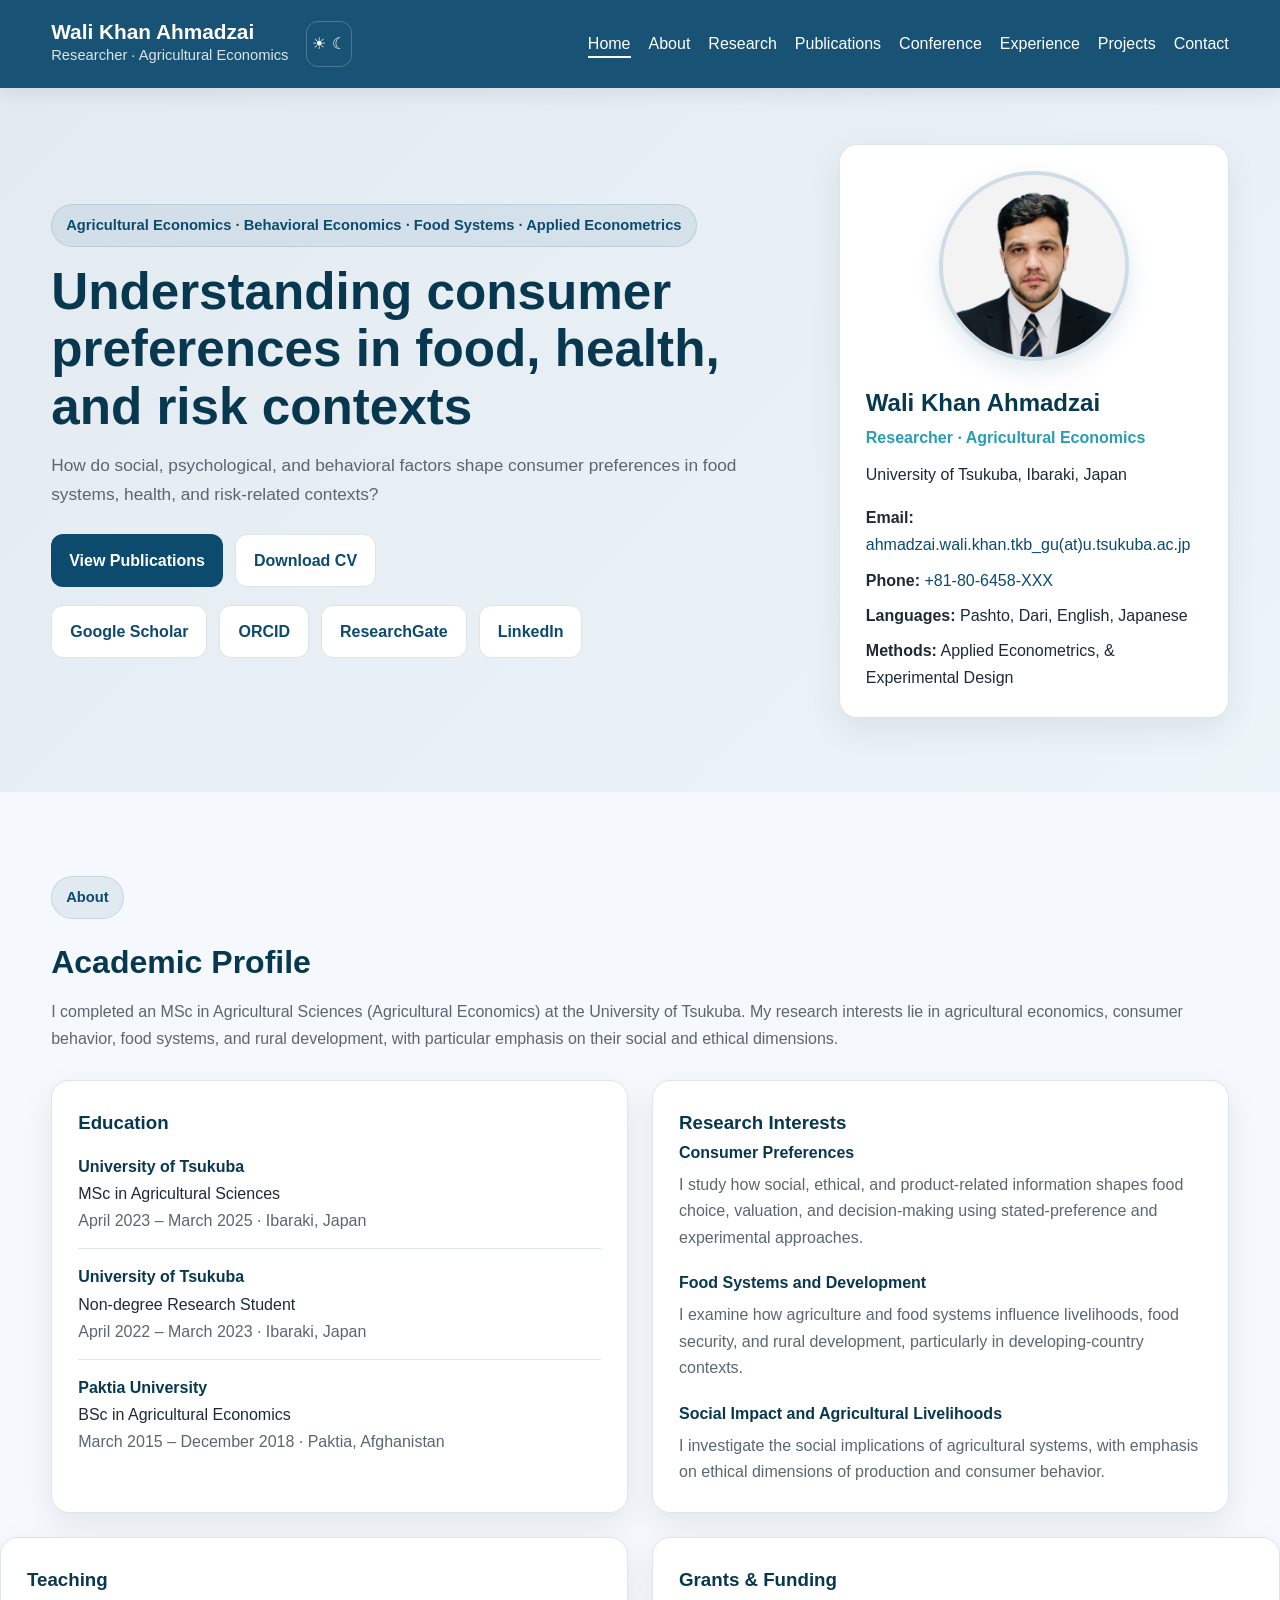
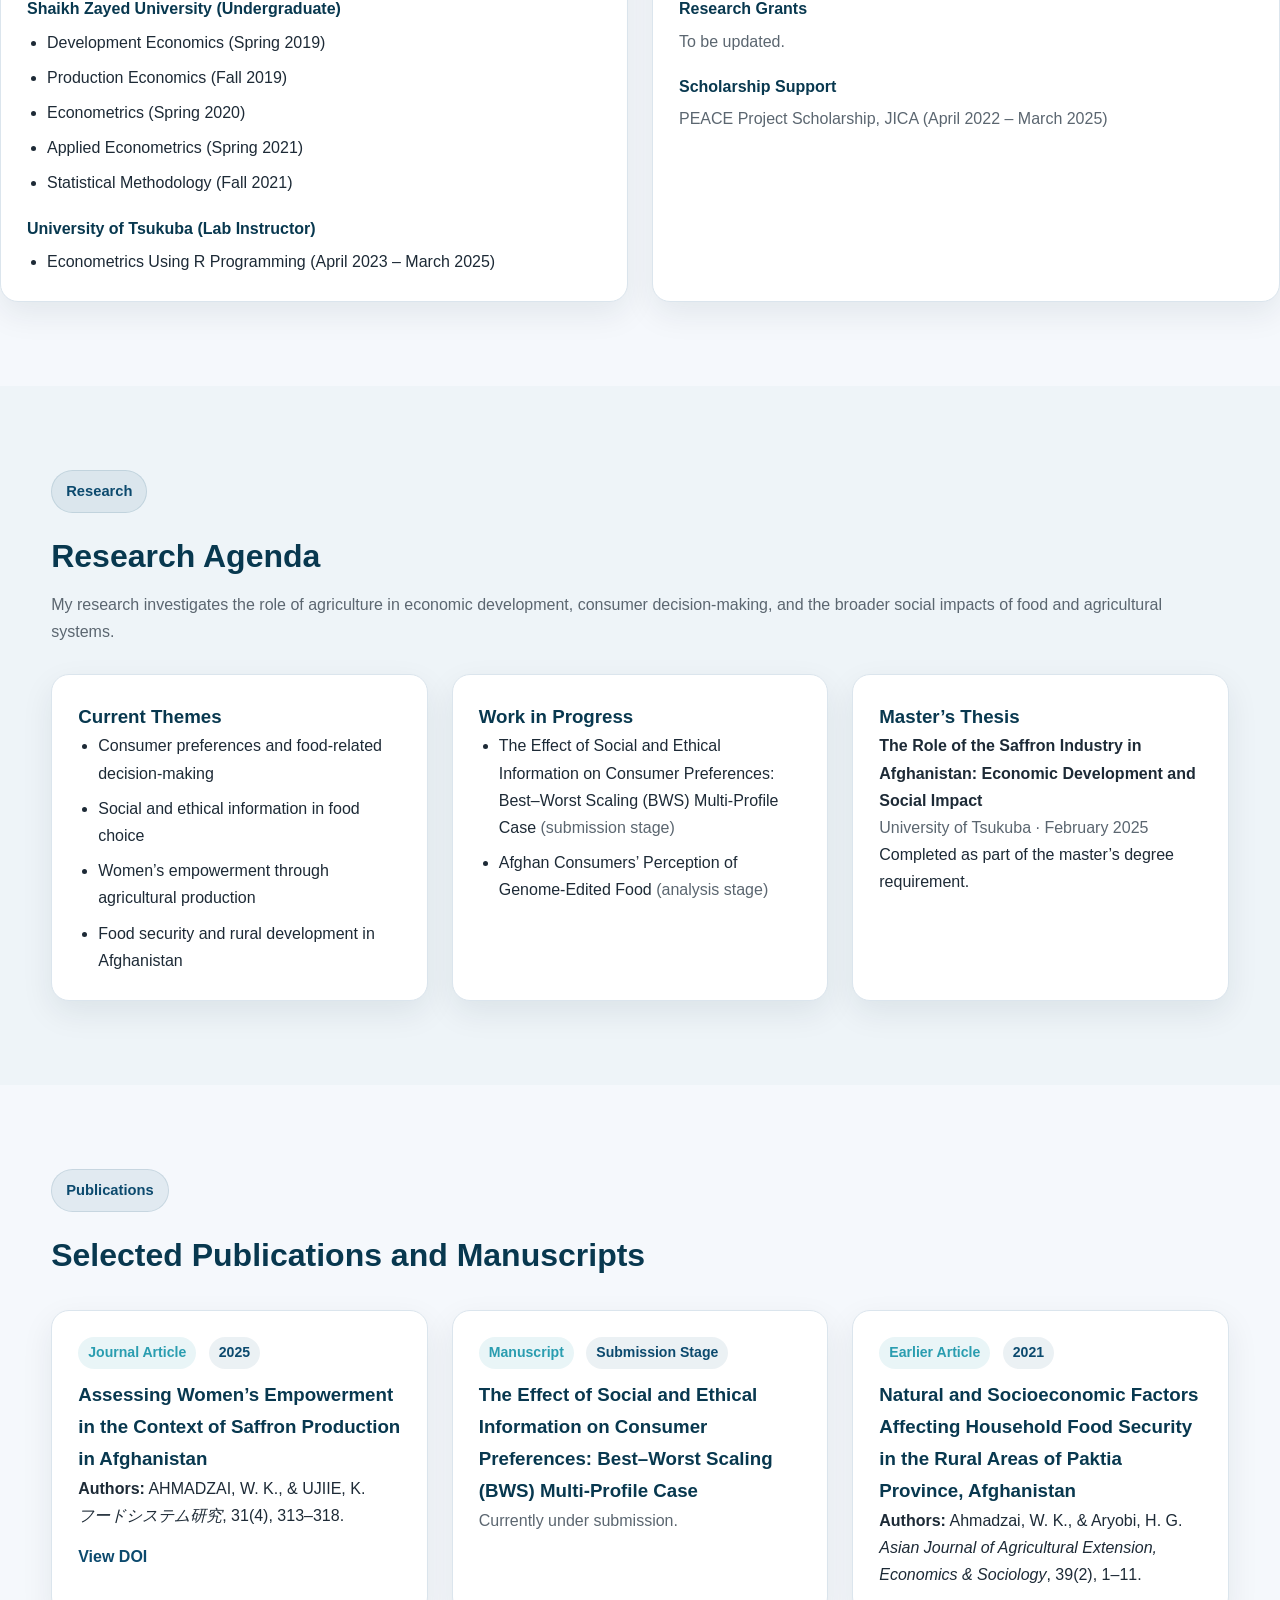
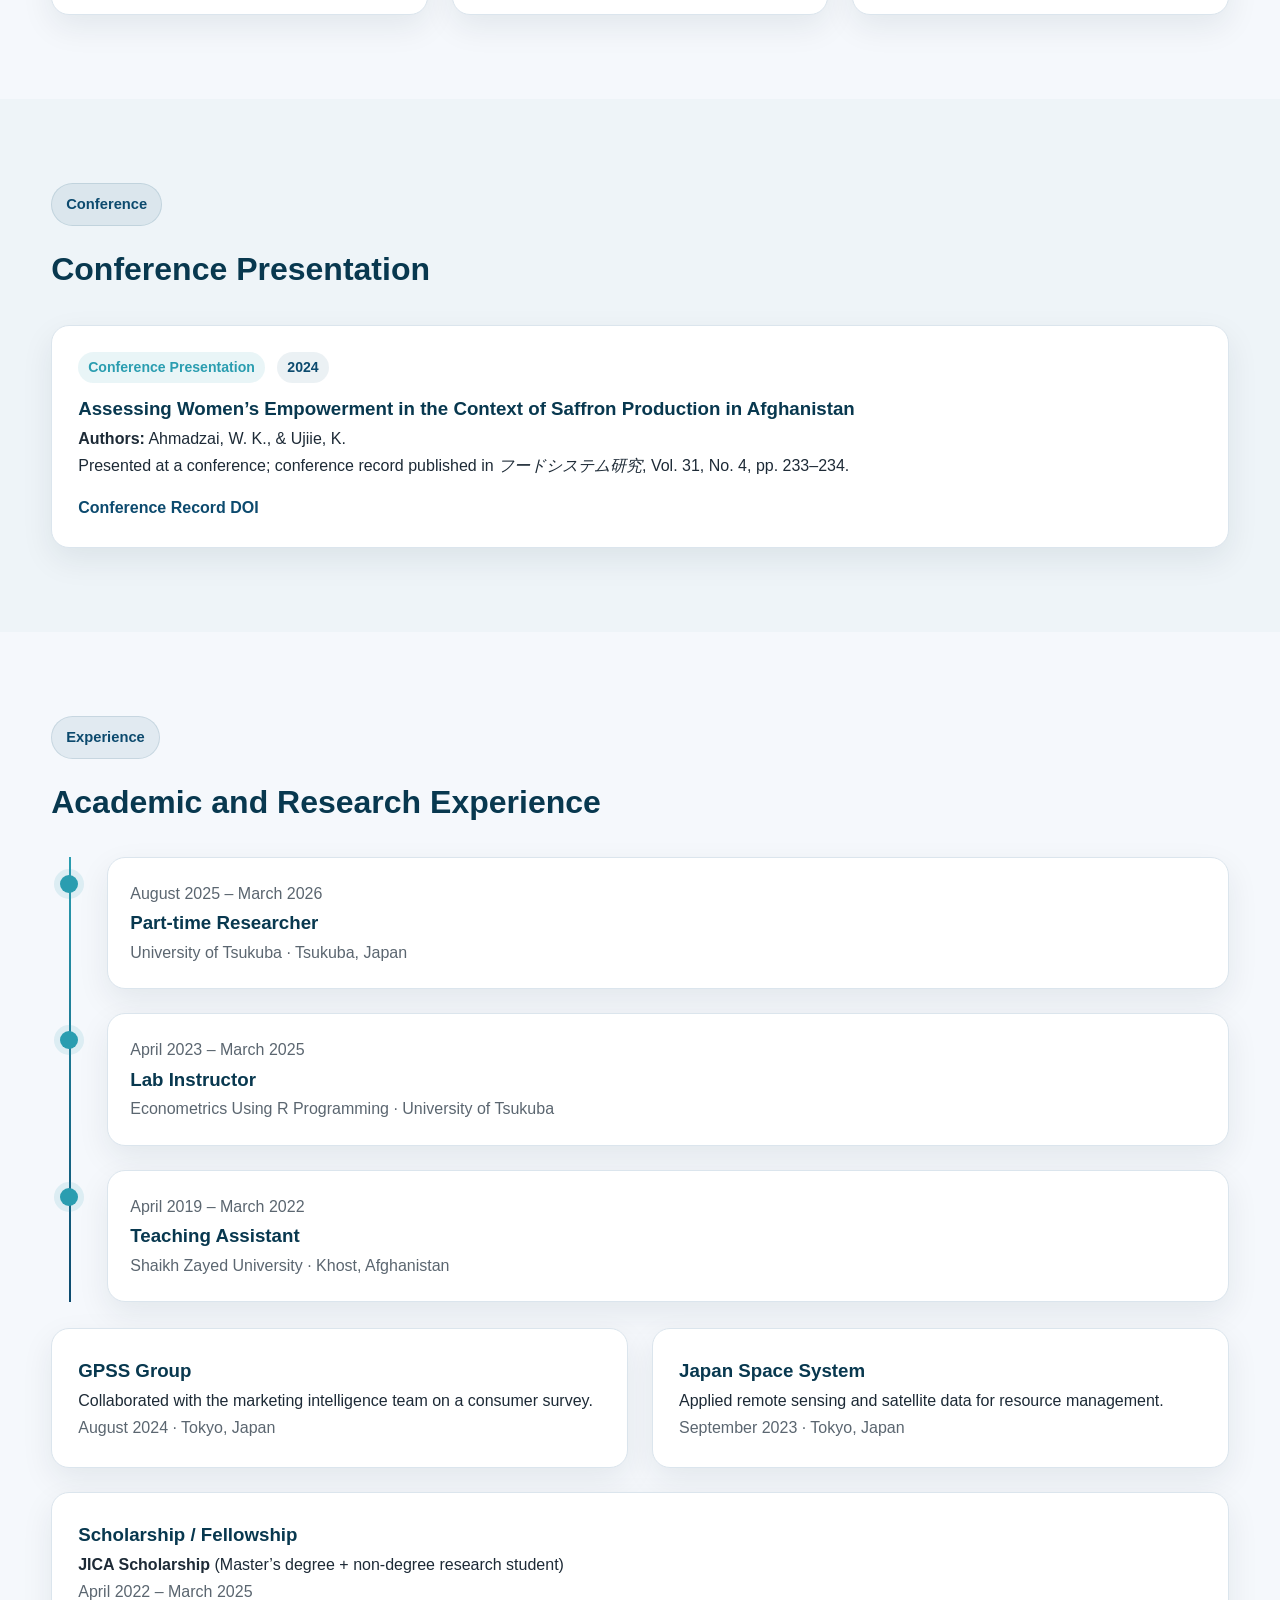
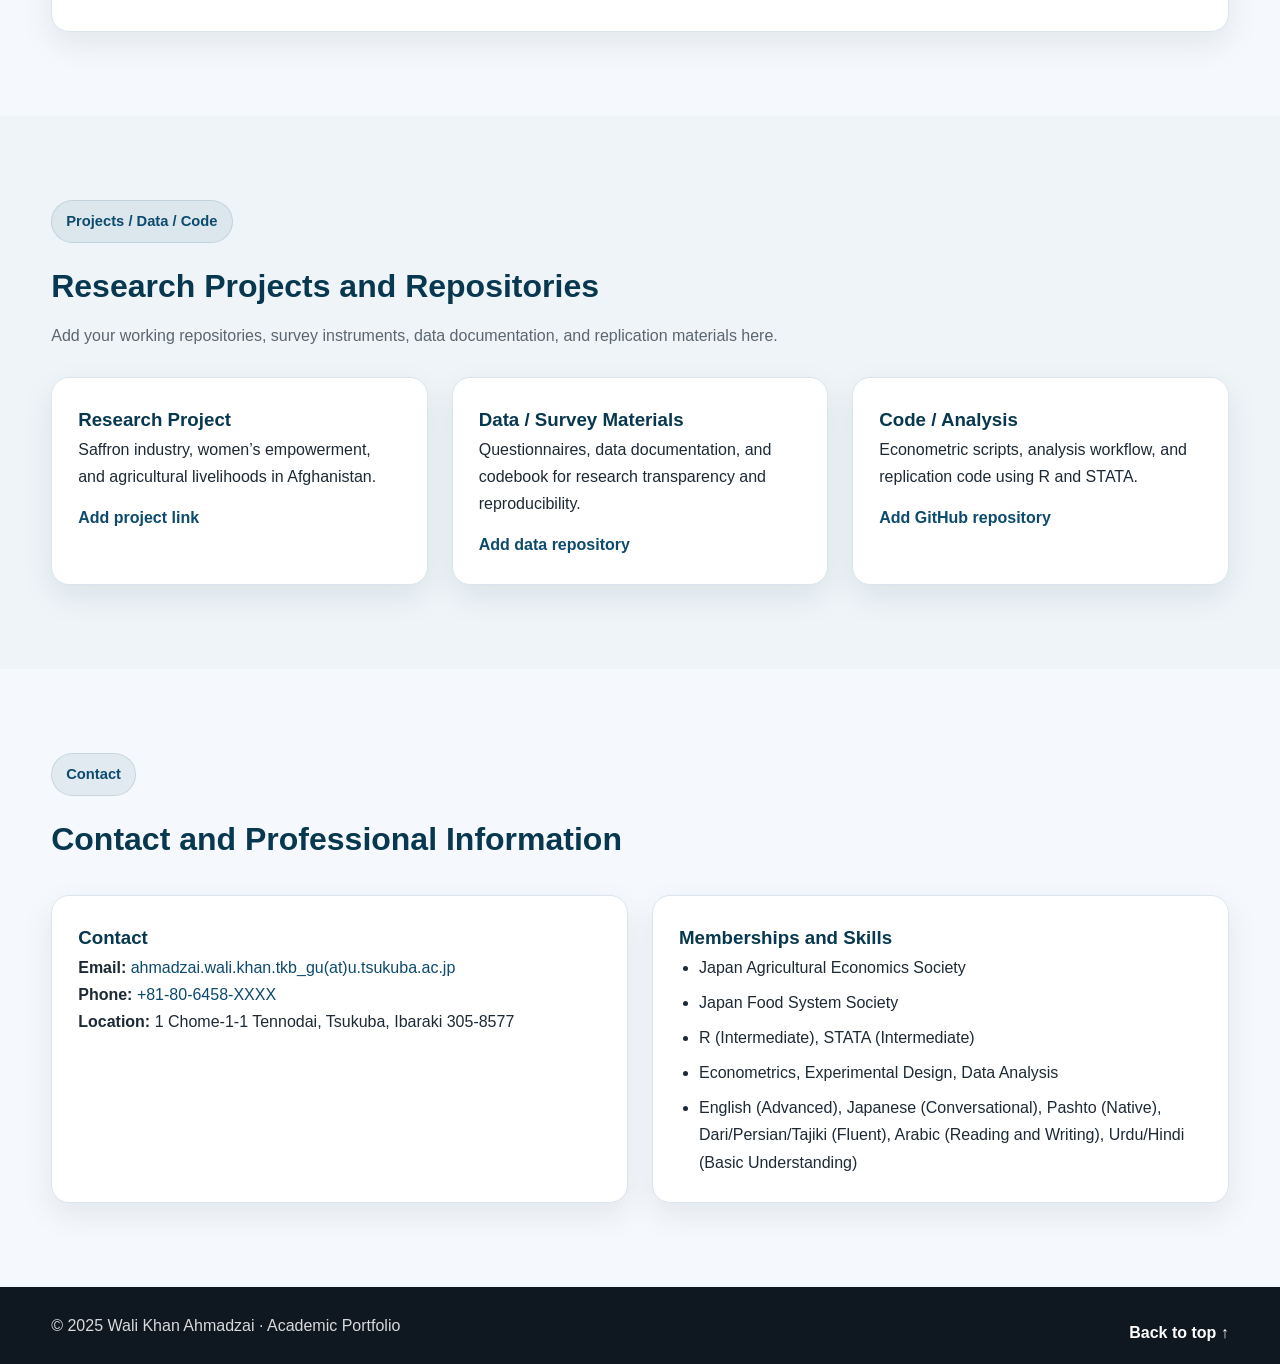
<file: index.html>
<!DOCTYPE html>
<html lang="en">
<head>
  <meta charset="UTF-8" />
  <meta name="viewport" content="width=device-width, initial-scale=1.0" />
  <meta name="description" content=" Academic portfolio of Wali Khan Ahmadzai, Researcher · Agricultural Economics." />
  <title>Wali Khan Ahmadzai | Academic Portfolio</title>
  <link rel="stylesheet" href="style.css" />
</head>
<body>
  <div id="scroll-progress"></div>

  <header id="main-header" class="site-header">
    <div class="container header-wrapper">
      <a href="#home" class="brand" id="homeBtn" aria-label="Go to top">
        <span class="brand-name">Wali Khan Ahmadzai</span>
        <span class="brand-subtitle">Researcher · Agricultural Economics</span>
      </a>

      <div class="header-actions">
        <button id="themeToggle" class="theme-toggle" aria-label="Toggle dark mode" title="Toggle dark mode">
          <span class="theme-icon theme-sun">☀</span>
          <span class="theme-icon theme-moon">☾</span>
        </button>

        <button class="menu-toggle" id="menuToggle" aria-label="Toggle menu" aria-expanded="false" aria-controls="mainNav">
          <span></span>
          <span></span>
          <span></span>
        </button>
      </div>

      <nav id="mainNav" class="main-nav" aria-label="Primary navigation">
        <ul>
          <li><a href="#home" class="nav-link active">Home</a></li>
          <li><a href="#about" class="nav-link">About</a></li>
          <li><a href="#research" class="nav-link">Research</a></li>
          <li><a href="#publications" class="nav-link">Publications</a></li>
          <li><a href="#conference" class="nav-link">Conference</a></li>
          <li><a href="#experience" class="nav-link">Experience</a></li>
          <li><a href="#projects" class="nav-link">Projects</a></li>
          <li><a href="#contact" class="nav-link">Contact</a></li>
        </ul>
      </nav>
    </div>
  </header>

  <main>
    <section id="home" class="hero section-offset">
      <div class="container hero-grid">
        <div class="hero-copy reveal-up">
          <span class="kicker">Agricultural Economics · Behavioral Economics · Food Systems · Applied Econometrics</span>
          <h1> Understanding consumer preferences in food, health, and risk contexts</h1>
          <p class="lead">
            How do social, psychological, and behavioral factors shape consumer preferences in food systems, health, and risk-related contexts?
          </p>

          <div class="hero-actions">
            <a href="#publications" class="btn btn-primary">View Publications</a>
            <a href="Ahmadzai_CV.pdf" class="btn btn-secondary" download>Download CV</a>
          </div>

          <div class="profile-links" aria-label="Academic profile links">
            <a href="#" class="profile-link" target="_blank" rel="noopener">Google Scholar</a>
            <a href="#" class="profile-link" target="_blank" rel="noopener">ORCID</a>
            <a href="#" class="profile-link" target="_blank" rel="noopener">ResearchGate</a>
            <a href="#" class="profile-link" target="_blank" rel="noopener">LinkedIn</a>
          </div>
        </div>

        <aside class="profile-card reveal-up delay-1">
          <div class="profile-photo-wrap">
            <img src="assets/Profile.png" alt="Portrait of Wali Khan Ahmadzai" class="profile-photo" />
          </div>

          <div class="profile-meta">
            <h2>Wali Khan Ahmadzai</h2>
            <p class="role">Researcher · Agricultural Economics</p>
            <p>University of Tsukuba, Ibaraki, Japan</p>

            <ul class="meta-list">
              <li><strong>Email:</strong> <a href="mailto:X">ahmadzai.wali.khan.tkb_gu(at)u.tsukuba.ac.jp</a></li>
              <li><strong>Phone:</strong> <a href="tel:X">+81-80-6458-XXX</a></li>
              <li><strong>Languages:</strong> Pashto, Dari, English, Japanese</li>
              <li><strong>Methods:</strong> Applied Econometrics, & Experimental Design</li>
            </ul>
          </div>
        </aside>
      </div>
    </section>

    <section id="about" class="section section-offset">
      <div class="container">
        <div class="section-heading reveal-up">
          <span class="kicker">About</span>
          <h2>Academic Profile</h2>
          <p>
            I completed an MSc in Agricultural Sciences (Agricultural Economics) at the University of Tsukuba. 
            My research interests lie in agricultural economics, consumer behavior, food systems, and rural development, with particular emphasis on their social and ethical dimensions.
          </p>
        </div>

        <div class="two-col">
          <article class="card reveal-up">
            <h3>Education</h3>
            <div class="timeline-item">
              <h4>University of Tsukuba</h4>
              <p>MSc in Agricultural Sciences</p>
              <span>April 2023 – March 2025 · Ibaraki, Japan</span>
            </div>
            <div class="timeline-item">
              <h4>University of Tsukuba</h4>
              <p>Non-degree Research Student</p>
              <span>April 2022 – March 2023 · Ibaraki, Japan</span>
            </div>
            <div class="timeline-item">
              <h4>Paktia University</h4>
              <p>BSc in Agricultural Economics</p>
              <span>March 2015 – December 2018 · Paktia, Afghanistan</span>
            </div>
          </article>

<article class="card reveal-up delay-1">
  <h3>Research Interests</h3>

  <div class="topic-block">
    <h4>Consumer Preferences</h4>
    <p>
      I study how social, ethical, and product-related information shapes food choice,
      valuation, and decision-making using stated-preference and experimental approaches.
    </p>
  </div>

  <div class="topic-block">
    <h4>Food Systems and Development</h4>
    <p>
      I examine how agriculture and food systems influence livelihoods, food security,
      and rural development, particularly in developing-country contexts.
    </p>
  </div>

  <div class="topic-block">
    <h4>Social Impact and Agricultural Livelihoods</h4>
    <p>
      I investigate the social implications of agricultural systems, with emphasis on ethical dimensions of production and consumer behavior.
    </p>
  </div>
</article>
          
        </div>
      </div>
      <div class="two-col extra-profile-row">
  <article class="card reveal-up">
    <h3>Teaching</h3>

    <div class="topic-block">
      <h4>Shaikh Zayed University (Undergraduate)</h4>
      <ul class="styled-list compact-list">
        <li>Development Economics (Spring 2019)</li>
        <li>Production Economics (Fall 2019)</li>
        <li>Econometrics (Spring 2020)</li>
        <li>Applied Econometrics (Spring 2021)</li>
        <li>Statistical Methodology (Fall 2021)</li>
      </ul>
    </div>

    <div class="topic-block">
      <h4>University of Tsukuba (Lab Instructor)</h4>
      <ul class="styled-list compact-list">
        <li>Econometrics Using R Programming (April 2023 – March 2025)</li>
      </ul>
    </div>
  </article>

  <article class="card reveal-up delay-1">
    <h3>Grants & Funding</h3>

    <div class="topic-block">
      <h4>Research Grants</h4>
      <p>To be updated.</p>
    </div>

    <div class="topic-block">
      <h4>Scholarship Support</h4>
      <p>PEACE Project Scholarship, JICA (April 2022 – March 2025)</p>
    </div>
  </article>
</div>
      
    </section>

    <section id="research" class="section section-alt section-offset">
      <div class="container">
        <div class="section-heading reveal-up">
          <span class="kicker">Research</span>
          <h2>Research Agenda</h2>
          <p>
            My research investigates the role of agriculture in economic development, consumer decision-making, and the broader social impacts of food and agricultural systems.
          </p>
        </div>

        <div class="three-col">
          <article class="card reveal-up">
            <h3>Current Themes</h3>
            <ul class="styled-list">
              <li>Consumer preferences and food-related decision-making</li>
              <li>Social and ethical information in food choice</li>
              <li>Women’s empowerment through agricultural production</li>
              <li>Food security and rural development in Afghanistan</li>
            </ul>
          </article>

          <article class="card reveal-up delay-1">
            <h3>Work in Progress</h3>
            <ul class="styled-list">
              <li>The Effect of Social and Ethical Information on Consumer Preferences: Best–Worst Scaling (BWS) Multi‑Profile Case <span class="muted">(submission stage)</span></li>
              <li>Afghan Consumers’ Perception of Genome-Edited Food <span class="muted">(analysis stage)</span></li>
            </ul>
          </article>

          <article class="card reveal-up delay-2">
            <h3>Master’s Thesis</h3>
            <p><strong>The Role of the Saffron Industry in Afghanistan: Economic Development and Social Impact</strong></p>
            <p class="muted">University of Tsukuba · February 2025</p>
            <p>Completed as part of the master’s degree requirement.</p>
          </article>
        </div>
      </div>
    </section>

    <section id="publications" class="section section-offset">
      <div class="container">
        <div class="section-heading reveal-up">
          <span class="kicker">Publications</span>
          <h2>Selected Publications and Manuscripts</h2>
        </div>

        <div class="pub-grid">
          <article class="card publication-card reveal-up">
            <span class="pub-type">Journal Article</span>
            <span class="pub-year">2025</span>
            <h3>Assessing Women’s Empowerment in the Context of Saffron Production in Afghanistan</h3>
            <p><strong>Authors:</strong> AHMADZAI, W. K., &amp; UJIIE, K.</p>
            <p><em>フードシステム研究</em>, 31(4), 313–318.</p>
            <a href="https://doi.org/10.5874/jfsr.24.31.4_22" class="doi-link" target="_blank" rel="noopener">View DOI</a>
          </article>

          <article class="card publication-card reveal-up delay-1">
            <span class="pub-type">Manuscript</span>
            <span class="pub-year">Submission Stage</span>
            <h3>The Effect of Social and Ethical Information on Consumer Preferences: Best–Worst Scaling (BWS) Multi‑Profile Case</h3>
            <p class="muted">Currently under submission.</p>
          </article>

          <article class="card publication-card reveal-up delay-2">
            <span class="pub-type">Earlier Article</span>
            <span class="pub-year">2021</span>
            <h3>Natural and Socioeconomic Factors Affecting Household Food Security in the Rural Areas of Paktia Province, Afghanistan</h3>
            <p><strong>Authors:</strong> Ahmadzai, W. K., &amp; Aryobi, H. G.</p>
            <p><em>Asian Journal of Agricultural Extension, Economics &amp; Sociology</em>, 39(2), 1–11.</p>
          </article>
        </div>
      </div>
    </section>

    <section id="conference" class="section section-alt section-offset">
      <div class="container">
        <div class="section-heading reveal-up">
          <span class="kicker">Conference</span>
          <h2>Conference Presentation</h2>
        </div>

        <article class="card conference-card reveal-up">
          <span class="pub-type">Conference Presentation</span>
          <span class="pub-year">2024</span>
          <h3>Assessing Women’s Empowerment in the Context of Saffron Production in Afghanistan</h3>
          <p><strong>Authors:</strong> Ahmadzai, W. K., &amp; Ujiie, K.</p>
          <p>Presented at a conference; conference record published in <em>フードシステム研究</em>, Vol. 31, No. 4, pp. 233–234.</p>
          <a href="https://doi.org/10.5874/jfsr.24.31.4_index" class="doi-link" target="_blank" rel="noopener">Conference Record DOI</a>
        </article>
      </div>
    </section>

    <section id="experience" class="section section-offset">
      <div class="container">
        <div class="section-heading reveal-up">
          <span class="kicker">Experience</span>
          <h2>Academic and Research Experience</h2>
        </div>

        <div class="timeline-vertical">
          <article class="timeline-node reveal-up">
            <div class="timeline-dot"></div>
            <div class="timeline-content">
              <span class="date">August 2025 – March 2026</span>
              <h3>Part-time Researcher</h3>
              <p class="institution">University of Tsukuba · Tsukuba, Japan</p>
            </div>
          </article>

          <article class="timeline-node reveal-up delay-1">
            <div class="timeline-dot"></div>
            <div class="timeline-content">
              <span class="date">April 2023 – March 2025</span>
              <h3>Lab Instructor</h3>
              <p class="institution">Econometrics Using R Programming · University of Tsukuba</p>
            </div>
          </article>

          <article class="timeline-node reveal-up delay-2">
            <div class="timeline-dot"></div>
            <div class="timeline-content">
              <span class="date">April 2019 – March 2022</span>
              <h3>Teaching Assistant</h3>
              <p class="institution">Shaikh Zayed University · Khost, Afghanistan</p>
            </div>
          </article>
        </div>

        <div class="two-col internships">
          <article class="card reveal-up">
            <h3>GPSS Group</h3>
            <p>Collaborated with the marketing intelligence team on a consumer survey.</p>
            <span class="date">August 2024 · Tokyo, Japan</span>
          </article>
          <article class="card reveal-up delay-1">
            <h3>Japan Space System</h3>
            <p>Applied remote sensing and satellite data for resource management.</p>
            <span class="date">September 2023 · Tokyo, Japan</span>
          </article>
        </div>

        <div class="award-box card reveal-up">
          <h3>Scholarship / Fellowship</h3>
          <p><strong>JICA Scholarship</strong> (Master’s degree + non-degree research student)</p>
          <p class="muted">April 2022 – March 2025</p>
        </div>
      </div>
    </section>

    <section id="projects" class="section section-alt section-offset">
      <div class="container">
        <div class="section-heading reveal-up">
          <span class="kicker">Projects / Data / Code</span>
          <h2>Research Projects and Repositories</h2>
          <p>
            Add your working repositories, survey instruments, data documentation, and replication materials here.
          </p>
        </div>

        <div class="three-col">
          <article class="card project-card reveal-up">
            <h3>Research Project</h3>
            <p>Saffron industry, women’s empowerment, and agricultural livelihoods in Afghanistan.</p>
            <a href="#" class="inline-link">Add project link</a>
          </article>

          <article class="card project-card reveal-up delay-1">
            <h3>Data / Survey Materials</h3>
            <p>Questionnaires, data documentation, and codebook for research transparency and reproducibility.</p>
            <a href="#" class="inline-link">Add data repository</a>
          </article>

          <article class="card project-card reveal-up delay-2">
            <h3>Code / Analysis</h3>
            <p>Econometric scripts, analysis workflow, and replication code using R and STATA.</p>
            <a href="#" class="inline-link">Add GitHub repository</a>
          </article>
        </div>
      </div>
    </section>

    <section id="contact" class="section section-offset">
      <div class="container">
        <div class="section-heading reveal-up">
          <span class="kicker">Contact</span>
          <h2>Contact and Professional Information</h2>
        </div>

        <div class="two-col">
          <article class="card reveal-up">
            <h3>Contact</h3>
            <p><strong>Email:</strong> <a href="mailto:X">ahmadzai.wali.khan.tkb_gu(at)u.tsukuba.ac.jp</a></p>
            <p><strong>Phone:</strong> <a href="tel:X">+81-80-6458-XXXX</a></p>
            <p><strong>Location:</strong> 1 Chome-1-1 Tennodai, Tsukuba, Ibaraki 305-8577</p>
          </article>

          <article class="card reveal-up delay-1">
            <h3>Memberships and Skills</h3>
            <ul class="styled-list">
              <li>Japan Agricultural Economics Society</li>
              <li>Japan Food System Society</li>
              
              <li>R (Intermediate), STATA (Intermediate)</li>
              <li>Econometrics, Experimental Design, Data Analysis</li>
              <li>English (Advanced), Japanese (Conversational), Pashto (Native), Dari/Persian/Tajiki (Fluent), Arabic (Reading and Writing), Urdu/Hindi (Basic Understanding)</li>
            </ul>
          </article>
        </div>
      </div>
    </section>
  </main>

  <footer class="site-footer">
    <div class="container footer-inner">
      <p>© 2025 Wali Khan Ahmadzai · Academic Portfolio</p>
      <a href="#home" class="back-to-top">Back to top ↑</a>
    </div>
  </footer>

  <script src="script.js"></script>
</body>
</html>
</file>
<file: style.css>
:root {
  --bg: #f5f8fc;
  --surface: #ffffff;
  --surface-alt: #eef4f8;
  --text: #1d2a36;
  --muted: #5b6670;
  --primary: #0c4a6e;
  --primary-dark: #08384f;
  --accent: #2a9db0;
  --border: #dbe5ed;
  --shadow: 0 12px 32px rgba(16, 35, 52, 0.08);
  --radius: 18px;
  --max-width: 1180px;
  --header-height: 88px;
}

body.dark-mode {
  --bg: #0d141b;
  --surface: #121d27;
  --surface-alt: #0f1821;
  --text: #e7edf3;
  --muted: #9db0bf;
  --primary: #6ec2d0;
  --primary-dark: #cbe7ec;
  --accent: #8fd9c7;
  --border: #22313d;
  --shadow: 0 14px 34px rgba(0, 0, 0, 0.24);
}

* {
  margin: 0;
  padding: 0;
  box-sizing: border-box;
}

html {
  scroll-behavior: smooth;
}

body {
  font-family: "Segoe UI", Arial, sans-serif;
  background: var(--bg);
  color: var(--text);
  line-height: 1.7;
  overflow-x: hidden;
  transition: background-color 0.25s ease, color 0.25s ease;
}

a {
  color: var(--primary);
  text-decoration: none;
}

a:hover {
  color: var(--accent);
}

img {
  max-width: 100%;
  display: block;
}

.container {
  width: min(92%, var(--max-width));
  margin-inline: auto;
}

#scroll-progress {
  position: fixed;
  top: 0;
  left: 0;
  height: 4px;
  width: 0;
  background: linear-gradient(90deg, var(--accent), var(--primary));
  z-index: 1300;
}

.site-header {
  position: sticky;
  top: 0;
  width: 100%;
  z-index: 1200;
  background: rgba(12, 74, 110, 0.95);
  backdrop-filter: blur(10px);
  box-shadow: 0 6px 18px rgba(0, 0, 0, 0.08);
  transition: transform 0.35s ease, background-color 0.25s ease;
}

body.dark-mode .site-header {
  background: rgba(10, 18, 25, 0.92);
}

.header-wrapper {
  min-height: var(--header-height);
  display: grid;
  grid-template-columns: auto 1fr auto;
  align-items: center;
  gap: 18px;
}

.brand {
  display: inline-flex;
  flex-direction: column;
  color: #fff;
  min-width: 0;
}

.brand:hover {
  color: #fff;
}

.brand-name {
  font-size: 1.3rem;
  font-weight: 700;
  line-height: 1.15;
}

.brand-subtitle {
  font-size: 0.92rem;
  opacity: 0.84;
}

.header-actions {
  display: flex;
  align-items: center;
  gap: 10px;
}

.theme-toggle,
.menu-toggle {
  width: 46px;
  height: 46px;
  border: 1px solid rgba(255, 255, 255, 0.22);
  border-radius: 12px;
  background: transparent;
  color: #fff;
  cursor: pointer;
}

.theme-toggle {
  display: inline-flex;
  align-items: center;
  justify-content: center;
  gap: 6px;
}

.theme-icon {
  font-size: 1rem;
  line-height: 1;
}

.menu-toggle {
  display: none;
  flex-direction: column;
  align-items: center;
  justify-content: center;
  gap: 4px;
}

.menu-toggle span {
  width: 20px;
  height: 2px;
  background: #fff;
  border-radius: 999px;
}

.main-nav {
  justify-self: end;
}

.main-nav ul {
  display: flex;
  list-style: none;
  gap: 18px;
  flex-wrap: wrap;
  align-items: center;
}

.main-nav a {
  color: #fff;
  font-weight: 500;
  padding-bottom: 4px;
  position: relative;
}

.main-nav a::after {
  content: "";
  position: absolute;
  left: 0;
  bottom: -2px;
  width: 0;
  height: 2px;
  background: #fff;
  transition: width 0.25s ease;
}

.main-nav a:hover::after,
.main-nav a.active::after {
  width: 100%;
}

.section-offset {
  scroll-margin-top: calc(var(--header-height) + 18px);
}

.hero {
  padding: 56px 0 74px;
  background: linear-gradient(135deg, rgba(12, 74, 110, 0.08), rgba(42, 157, 176, 0.04));
}

body.dark-mode .hero {
  background: linear-gradient(135deg, rgba(110, 194, 208, 0.08), rgba(143, 217, 199, 0.05));
}

.hero-grid {
  display: grid;
  grid-template-columns: minmax(0, 1.45fr) minmax(300px, 390px);
  gap: 32px;
  align-items: center;
}

.kicker {
  display: inline-block;
  margin-bottom: 16px;
  padding: 8px 14px;
  border-radius: 999px;
  background: rgba(12, 74, 110, 0.08);
  color: var(--primary);
  border: 1px solid rgba(12, 74, 110, 0.12);
  font-size: 0.92rem;
  font-weight: 600;
}

body.dark-mode .kicker {
  background: rgba(110, 194, 208, 0.09);
  border-color: rgba(110, 194, 208, 0.18);
}

.hero h1 {
  font-size: clamp(2.05rem, 4vw, 3.45rem);
  line-height: 1.12;
  color: var(--primary-dark);
  margin-bottom: 16px;
}

.lead {
  font-size: 1.08rem;
  color: var(--muted);
  max-width: 720px;
}

.hero-actions,
.profile-links {
  display: flex;
  flex-wrap: wrap;
  gap: 12px;
}

.hero-actions {
  margin-top: 24px;
}

.profile-links {
  margin-top: 18px;
}

.btn,
.profile-link {
  display: inline-flex;
  align-items: center;
  justify-content: center;
  padding: 12px 18px;
  border-radius: 12px;
  font-weight: 600;
  transition: transform 0.2s ease, background-color 0.2s ease, color 0.2s ease, border-color 0.2s ease;
}

.btn:hover,
.profile-link:hover {
  transform: translateY(-2px);
}

.btn-primary {
  background: var(--primary);
  color: #fff;
}

.btn-primary:hover {
  background: var(--primary-dark);
  color: #fff;
}

.btn-secondary,
.profile-link {
  background: var(--surface);
  color: var(--primary);
  border: 1px solid var(--border);
}

.profile-card,
.card,
.timeline-content,
.award-box {
  background: var(--surface);
  border: 1px solid var(--border);
  border-radius: var(--radius);
  box-shadow: var(--shadow);
}

.profile-card {
  padding: 26px;
}

.profile-photo-wrap {
  width: 190px;
  height: 190px;
  border-radius: 50%;
  overflow: hidden;
  margin-inline: auto;
  margin-bottom: 22px;
  border: 4px solid rgba(12, 74, 110, 0.12);
  box-shadow: 0 10px 26px rgba(12, 74, 110, 0.12);
  background: #e8f0f6;
}

.profile-photo {
  width: 100%;
  height: 100%;
  object-fit: cover;
  object-position: center;
}

.profile-meta h2,
.card h3,
.card h4,
.timeline-content h3,
.section-heading h2 {
  color: var(--primary-dark);
}

.role {
  color: var(--accent);
  font-weight: 600;
  margin-bottom: 10px;
}

.meta-list {
  list-style: none;
  margin-top: 16px;
}

.meta-list li + li {
  margin-top: 8px;
}

.section {
  padding: 84px 0;
}

.section-alt {
  background: var(--surface-alt);
}

.section-heading {
  margin-bottom: 28px;
}

.section-heading h2 {
  font-size: 2rem;
  margin-bottom: 8px;
}

.section-heading p,
.muted,
.institution,
.date,
.timeline-item span {
  color: var(--muted);
}

.two-col {
  display: grid;
  grid-template-columns: repeat(2, minmax(0, 1fr));
  gap: 24px;
}

.three-col {
  display: grid;
  grid-template-columns: repeat(3, minmax(0, 1fr));
  gap: 24px;
}

.card,
.award-box {
  padding: 26px;
}

.timeline-item {
  padding: 14px 0;
  border-bottom: 1px solid var(--border);
}

.timeline-item:last-child {
  border-bottom: none;
  padding-bottom: 0;
}

.styled-list {
  padding-left: 20px;
}
.topic-block + .topic-block {
  margin-top: 18px;
}

.topic-block h4 {
  margin-bottom: 6px;
  font-size: 1rem;
  font-weight: 700;
  color: var(--primary-dark);
}

.topic-block p {
  margin: 0;
  color: var(--muted);
  line-height: 1.65;
}

.compact-list {
  margin-top: 6px;
}

.compact-list li {
  margin-top: 4px;
}

.extra-profile-row {
  margin-top: 24px;
}
.styled-list li + li {
  margin-top: 8px;
}

.pub-grid {
  display: grid;
  grid-template-columns: repeat(3, minmax(0, 1fr));
  gap: 24px;
}

.publication-card,
.conference-card,
.project-card {
  position: relative;
  overflow: hidden;
}

.pub-type,
.pub-year {
  display: inline-block;
  margin-bottom: 10px;
  padding: 4px 10px;
  border-radius: 999px;
  font-size: 0.88rem;
  font-weight: 700;
}

.pub-type {
  background: rgba(42, 157, 176, 0.1);
  color: var(--accent);
  margin-right: 8px;
}

.pub-year {
  background: rgba(12, 74, 110, 0.08);
  color: var(--primary);
}

.doi-link,
.inline-link,
.back-to-top {
  display: inline-flex;
  align-items: center;
  gap: 6px;
  margin-top: 14px;
  font-weight: 600;
}

.timeline-vertical {
  position: relative;
  display: grid;
  gap: 24px;
  margin-top: 10px;
}

.timeline-vertical::before {
  content: "";
  position: absolute;
  left: 18px;
  top: 0;
  bottom: 0;
  width: 2px;
  background: linear-gradient(180deg, var(--accent), var(--primary));
}

.timeline-node {
  position: relative;
  display: grid;
  grid-template-columns: 38px 1fr;
  gap: 18px;
  align-items: start;
}

.timeline-dot {
  width: 18px;
  height: 18px;
  border-radius: 50%;
  background: var(--accent);
  margin-top: 18px;
  margin-left: 9px;
  box-shadow: 0 0 0 6px rgba(42, 157, 176, 0.12);
}

.timeline-content {
  padding: 22px;
}

.internships {
  margin-top: 26px;
}

.award-box {
  margin-top: 24px;
}

.site-footer {
  background: #0f1720;
  color: rgba(255, 255, 255, 0.84);
  width: 100%;
}

body.dark-mode .site-footer {
  background: #091015;
}

.footer-inner {
  min-height: 76px;
  display: flex;
  align-items: center;
  justify-content: space-between;
  gap: 16px;
  flex-wrap: wrap;
  padding: 18px 0;
}

.back-to-top {
  color: #fff;
}

.reveal-up {
  opacity: 0;
  transform: translateY(28px);
  transition: opacity 0.7s ease, transform 0.7s ease;
}

.reveal-up.visible {
  opacity: 1;
  transform: translateY(0);
}

.delay-1 { transition-delay: 0.08s; }
.delay-2 { transition-delay: 0.16s; }

@media (max-width: 1100px) {
  .pub-grid,
  .three-col {
    grid-template-columns: repeat(2, minmax(0, 1fr));
  }
}

@media (max-width: 980px) {
  .header-wrapper {
    grid-template-columns: auto auto auto;
  }

  .hero-grid,
  .two-col,
  .three-col,
  .pub-grid {
    grid-template-columns: 1fr;
  }

  .main-nav {
    position: absolute;
    top: 100%;
    left: 0;
    right: 0;
    background: var(--primary);
    border-top: 1px solid rgba(255, 255, 255, 0.1);
    display: none;
    padding: 12px 0 16px;
  }

  body.dark-mode .main-nav {
    background: #0b151d;
  }

  .main-nav.open {
    display: block;
  }

  .main-nav ul {
    flex-direction: column;
    align-items: flex-start;
    width: min(92%, var(--max-width));
    margin-inline: auto;
    gap: 14px;
  }

  .menu-toggle {
    display: inline-flex;
  }
}

@media (max-width: 640px) {
  :root {
    --header-height: 78px;
  }

  .hero {
    padding: 38px 0 54px;
  }

  .section {
    padding: 68px 0;
  }

  .brand-name {
    font-size: 1.05rem;
  }

  .brand-subtitle {
    font-size: 0.8rem;
  }

  .profile-photo-wrap {
    width: 155px;
    height: 155px;
  }

  .footer-inner {
    justify-content: center;
    text-align: center;
  }

  .timeline-vertical::before {
    left: 15px;
  }

  .timeline-node {
    grid-template-columns: 30px 1fr;
    gap: 14px;
  }

  .timeline-dot {
    margin-left: 6px;
  }
}
</file>
